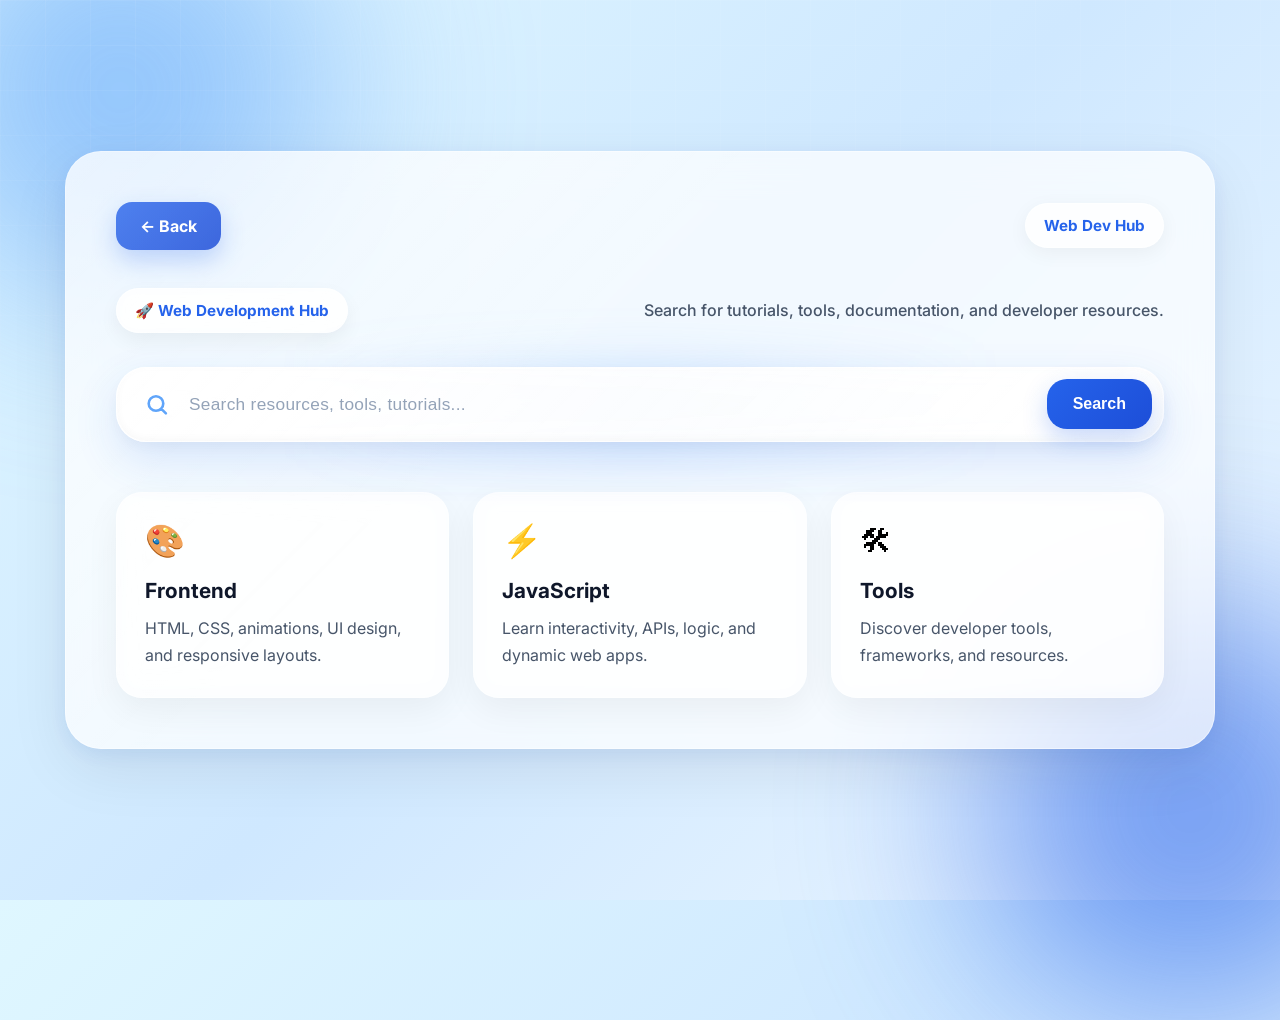
<file: html/resources.html>
<!DOCTYPE html>
<html lang="en">
<head>
	<meta charset="UTF-8">
	<meta name="viewport" content="width=device-width,initial-scale=1.0">
	<title>Learning Resources</title>
	<link rel="icon" href="../images/favicon.png" type="image/png">
	<link rel="stylesheet" href="../styles/resources.css">
	<link rel="preconnect" href="https://fonts.googleapis.com">
	<link rel="preconnect" href="https://fonts.gstatic.com" crossorigin>
	<link href="https://fonts.googleapis.com/css2?family=Inter:wght@400;500;600;700;800;900&display=swap" rel="stylesheet">
</head>
<body>
	<!-- BACKGROUND EFFECTS -->
	<div class="background-blur blur-1"></div>
	<div class="background-blur blur-2"></div>
	<div class="grid-overlay"></div>

	<!-- MAIN CONTAINER -->
	<main class="search-section">
		<!-- TOP BAR -->
		<div class="top-bar">
			<a href="../index.html" class="back-btn">← Back</a>
			<div class="mini-badge">Web Dev Hub</div>
		</div>

		<!-- HERO SECTION -->
		<section class="hero-section">
			<div class="hero-text">
				<div class="hero-tag">
					🚀 Web Development Hub
				</div>
				<p class="hero-description">
					Search for tutorials, tools, documentation, and developer resources.
				</p>
			</div>
		</section>

		<!-- SEARCH -->
		<section class="search-area">
			<div class="search-wrapper">
				<div class="search-glow"></div>
				<svg class="search-icon" xmlns="http://www.w3.org/2000/svg" fill="none" viewBox="0 0 24 24" stroke-width="2.5" stroke="currentColor">
					<path stroke-linecap="round" stroke-linejoin="round" d="M21 21l-4.35-4.35m1.85-5.15a7 7 0 11-14 0 7 7 0 0114 0z"/>
				</svg>

				<input
					type="text"
					list="input-search"
					class="search-bar"
					placeholder="Search resources, tools, tutorials..."
					autocomplete="off" >

				<button class="search-btn">
					Search
				</button>

				<datalist id="input-search">
					<option value="FreeCodeCamp">
					<option value="MDN Web Docs">
					<option value="CSS Tricks">
					<option value="JavaScript Info">
					<option value="Frontend Mentor">
					<option value="Tailwind CSS">
					<option value="CodePen">
					<option value="React Documentation">
				</datalist>
			</div>
		</section>

		<!-- QUICK LINKS -->
		<section class="quick-links">

			<div class="quick-card">
				<div class="card-icon">🎨</div>
				<h3>Frontend</h3>
				<p>HTML, CSS, animations, UI design, and responsive layouts.</p>
			</div>

			<div class="quick-card">
				<div class="card-icon">⚡</div>
				<h3>JavaScript</h3>
				<p>Learn interactivity, APIs, logic, and dynamic web apps.</p>
			</div>

			<div class="quick-card">
				<div class="card-icon">🛠</div>
				<h3>Tools</h3>
				<p>Discover developer tools, frameworks, and resources.</p>
			</div>
		</section>
	</main>
</body>
</html>
</file>
<file: styles/resources.css>
:root{
	--light-blue: #60a5fa;
	--main-blue: #2563eb;
	--dark-blue: #1e3a8a;
	--light-bg: #e0f2fe;
	--card-bg: rgba(255,255,255,0.72);
	--shadow-soft: 0 10px 30px rgba(0,0,0,0.08);
	--shadow-hover: 0 20px 50px rgba(37,99,235,0.22);
}

*{
	box-sizing: border-box;
}

html{
	scroll-behavior: smooth;
	overscroll-behavior: none;
}

body{
	margin: 0;
	min-height: 100vh;
	display: flex;
	justify-content: center;
	align-items: center;
	padding: 40px;
	font-family: 'Inter',sans-serif;
	background: linear-gradient(135deg,#dff7ff,#cfe8ff,#eef7ff);
	overflow-x: hidden;
	position: relative;
}

/* BACKGROUND */

.background-blur{
	position: absolute;
	width: 420px;
	height: 420px;
	border-radius: 50%;
	filter: blur(100px);
	opacity: 0.6;
	z-index: 0;
	animation: floatBlob 12s infinite alternate ease-in-out;
}

.blur-1{
	background: #60a5fa;
	top: -120px;
	left: -90px;
}

.blur-2{
	background: #2563eb;
	right: -120px;
	bottom: -120px;
	animation-delay: 4s;
}

.grid-overlay{
	position: absolute;
	inset: 0;
	background-image:
	linear-gradient(rgba(255,255,255,0.12) 1px,transparent 1px),
	linear-gradient(90deg,rgba(255,255,255,0.12) 1px,transparent 1px);
	background-size: 45px 45px;
	mask-image: linear-gradient(to bottom,rgba(0,0,0,0.5),transparent);
	pointer-events: none;
}

@keyframes floatBlob{

	0%{
		transform: translate(0,0) scale(1);
	}

	100%{
		transform: translate(60px,-50px) scale(1.35);
	}
}

/* MAIN CONTAINER */

.search-section{
	position: relative;
	z-index: 1;
	width: min(1150px,100%);
	padding: 50px;
	border-radius: 36px;
	background: var(--card-bg);
	backdrop-filter: blur(20px);
	border: 1px solid rgba(255,255,255,0.45);
	box-shadow:
	0 20px 60px rgba(0,0,0,0.08),
	0 6px 20px rgba(37,99,235,0.08);
	overflow: hidden;
}

.search-section::before{
	content: "";
	position: absolute;
	inset: 0;
	background: linear-gradient(135deg,rgba(255,255,255,0.22),transparent 40%);
	pointer-events: none;
}

/* TOP BAR */

.top-bar{
	display: flex;
	align-items: center;
	justify-content: space-between;
	margin-bottom: 38px;
}

/* BACK BUTTON */

.back-btn{
	display: inline-flex;
	align-items: center;
	justify-content: center;
	padding: 14px 24px;
	border-radius: 16px;
	text-decoration: none;
	font-size: 1rem;
	font-weight: 700;
	color: white;
	background: linear-gradient(135deg,#2563eb,#1d4ed8);
	box-shadow: 0 10px 24px rgba(37,99,235,0.3);
	transition: transform 0.22s ease,box-shadow 0.25s ease;
}

.back-btn:hover{
	transform: translateY(-4px) scale(1.05);
	box-shadow: 0 18px 40px rgba(37,99,235,0.35);
}

/* MINI BADGE */

.mini-badge{
	padding: 12px 18px;
	border-radius: 999px;
	font-size: 0.95rem;
	font-weight: 700;
	color: var(--main-blue);
	background: rgba(255,255,255,0.8);
	border: 1px solid rgba(255,255,255,0.5);
	box-shadow: 0 5px 20px rgba(0,0,0,0.05);
}

/* HERO */

.hero-section{
	margin-bottom: 34px;
}

.hero-text{
	display: flex;
	align-items: center;
	justify-content: space-between;
	gap: 20px;
	flex-wrap: wrap;
}

.hero-tag{
	display: inline-flex;
	align-items: center;
	padding: 12px 18px;
	border-radius: 999px;
	font-size: 0.95rem;
	font-weight: 700;
	color: #2563eb;
	background: rgba(255,255,255,0.75);
	border: 1px solid rgba(255,255,255,0.5);
	box-shadow: 0 8px 20px rgba(0,0,0,0.05);
	backdrop-filter: blur(10px);
}

.hero-description{
	margin: 0;
	font-size: 1rem;
	font-weight: 500;
	color: #475569;
}

/* SEARCH AREA */

.search-area{
	margin-top: 20px;
}

/* SEARCH */

.search-wrapper{
	position: relative;
	width: 100%;
}

.search-glow{
	position: absolute;
	inset: 0;
	border-radius: 30px;
	background:
	radial-gradient(circle at center,rgba(96,165,250,0.25),transparent 70%);
	filter: blur(30px);
	transform: scale(0.95);
	z-index: 0;
}

.search-icon{
	position: absolute;
	top: 50%;
	left: 28px;
	width: 25px;
	height: 25px;
	transform: translateY(-50%);
	color: #60a5fa;
	z-index: 3;
	pointer-events: none;
	transition: color 0.25s ease,transform 0.25s ease;
}

.search-bar{
	position: relative;
	z-index: 2;
	width: 100%;
	padding: 26px 180px 26px 72px;
	border: none;
	outline: none;
	border-radius: 30px;
	font-size: 1.08rem;
	font-weight: 500;
	color: #0f172a;
	background: linear-gradient(135deg,rgba(255,255,255,0.96),rgba(255,255,255,0.82));
	backdrop-filter: blur(14px);
	border: 1px solid rgba(255,255,255,0.45);
	box-shadow:
	inset 0 1px 2px rgba(255,255,255,0.9),
	inset 0 -2px 8px rgba(0,0,0,0.03),
	0 18px 45px rgba(37,99,235,0.14),
	0 5px 18px rgba(0,0,0,0.04);
	transition:
	transform 0.28s ease,
	box-shadow 0.3s ease,
	border 0.3s ease;
}

.search-bar::placeholder{
	color: #94a3b8;
	font-weight: 500;
	letter-spacing: 0.3px;
}

.search-bar:hover{
	transform: translateY(-2px);
	box-shadow:
	0 24px 60px rgba(37,99,235,0.18),
	0 8px 20px rgba(0,0,0,0.05);
}

.search-bar:focus{
	transform: scale(1.015) translateY(-2px);
	border: 1px solid rgba(96,165,250,0.55);
	box-shadow:
	0 0 0 6px rgba(96,165,250,0.18),
	0 28px 65px rgba(37,99,235,0.22),
	0 8px 24px rgba(0,0,0,0.08);
}

.search-wrapper:focus-within .search-icon{
	color: #2563eb;
	transform: translateY(-50%) scale(1.15);
}

/* SEARCH BUTTON */

.search-btn{
	position: absolute;
	top: 50%;
	right: 12px;
	transform: translateY(-50%);
	padding: 16px 26px;
	border: none;
	outline: none;
	border-radius: 20px;
	font-size: 1rem;
	font-weight: 700;
	cursor: pointer;
	color: white;
	background: linear-gradient(135deg,#2563eb,#1d4ed8);
	box-shadow: 0 10px 25px rgba(37,99,235,0.25);
	z-index: 3;
	transition: transform 0.2s ease,box-shadow 0.25s ease;
}

.search-btn:hover{
	transform: translateY(-50%) scale(1.05);
	box-shadow: 0 18px 35px rgba(37,99,235,0.35);
}

/* QUICK CARDS */

.quick-links{
	display: grid;
	grid-template-columns: repeat(auto-fit,minmax(220px,1fr));
	gap: 24px;
	margin-top: 50px;
}

.quick-card{
	padding: 28px;
	border-radius: 26px;
	background: rgba(255,255,255,0.62);
	backdrop-filter: blur(12px);
	border: 1px solid rgba(255,255,255,0.4);
	box-shadow: 0 12px 35px rgba(0,0,0,0.05);
	transition: transform 0.25s ease,box-shadow 0.25s ease;
}

.quick-card:hover{
	transform: translateY(-8px) scale(1.02);
	box-shadow: 0 22px 45px rgba(37,99,235,0.16);
}

.card-icon{
	font-size: 2rem;
	margin-bottom: 18px;
}

.quick-card h3{
	margin: 0 0 12px;
	font-size: 1.3rem;
	color: #0f172a;
}

.quick-card p{
	margin: 0;
	line-height: 1.7;
	color: #475569;
}

/* RESPONSIVE */

@media (max-width:900px){

	body{
		padding: 18px;
	}

	.search-section{
		padding: 30px;
        
	}

	.top-bar{
		flex-direction: column;
		align-items: flex-start;
		gap: 20px;
	}

	.search-bar{
		padding: 22px 20px 90px 64px;
	}

	.search-btn{
		left: 14px;
		right: 14px;
		top: auto;
		bottom: 14px;
		transform: none;
	}

	.search-btn:hover{
		transform: scale(1.02);
	}
}

@media (max-width:450px) {
    .hero-text{
		flex-direction: column;
		align-items: flex-start;
	}
}
</file>
